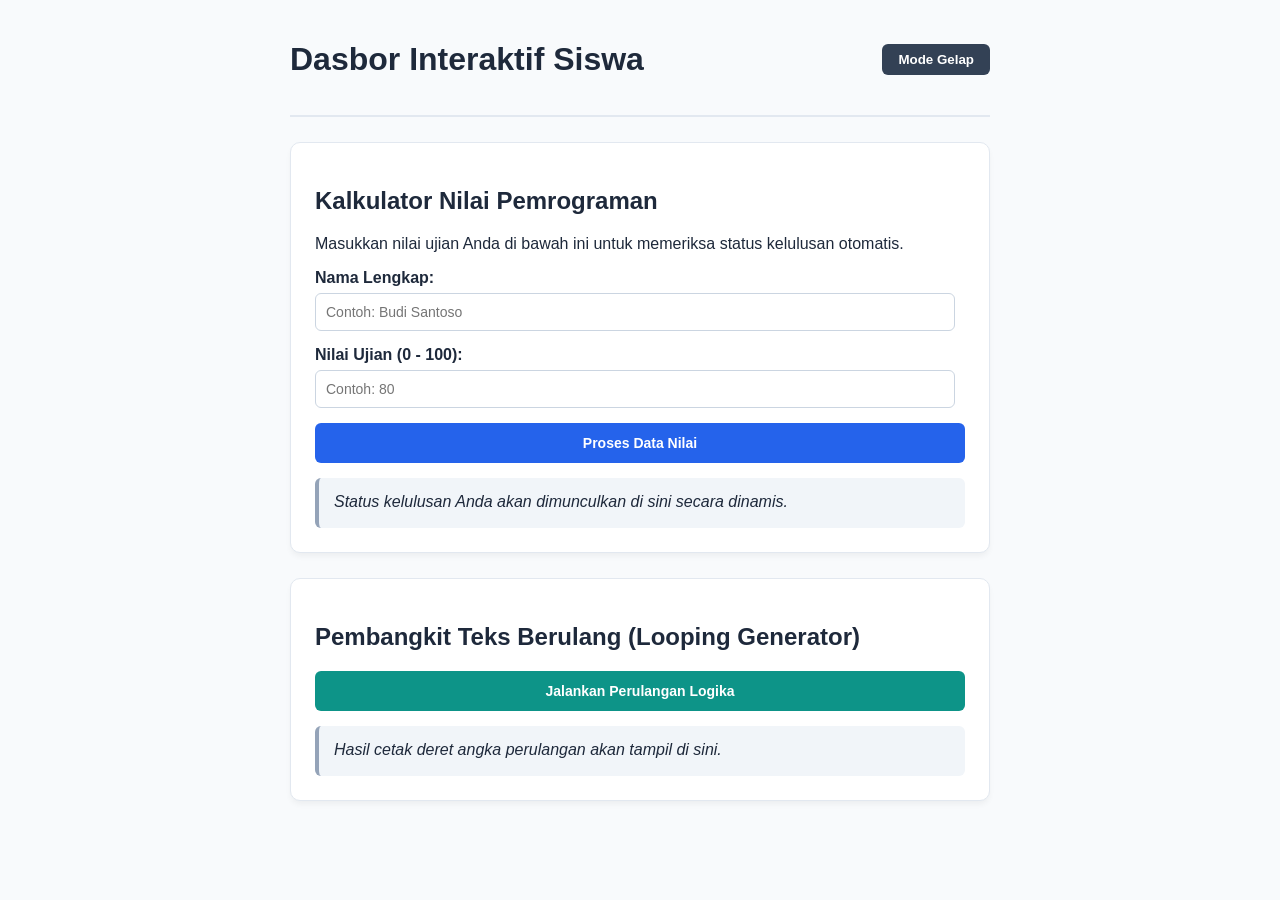
<file: pemdas lintang/JOB4/index.html>
<!DOCTYPE html>
<html lang="id">
<head>
    <meta charset="UTF-8">
    <meta name="viewport" content="width=device-width, initial-scale=1.0">
    <title>Web Interaktif JavaScript - X RPL</title>
    <link rel="stylesheet" href="style.css">
</head>
<body>
    <div class="main-container">
        <header class="web-header">
            <h1>Dasbor Interaktif Siswa</h1>
            <button id="btn-togle" class="toggle-theme">Mode Gelap</button>
        </header>

        <section class="widget-card">
            <h2>Kalkulator Nilai Pemrograman</h2>
            <p>Masukkan nilai ujian Anda di bawah ini untuk memeriksa status kelulusan otomatis.</p>
            <div class="input-group">
                <label for="input-nama">Nama Lengkap:</label>
                <input type="text" id="input-nama" placeholder="Contoh: Budi Santoso">
            </div>
            <div class="input-group">
                <label for="input-nilai">Nilai Ujian (0 - 100):</label>
                <input type="number" id="input-nilai" placeholder="Contoh: 80">
            </div>
            <button id="btn-proses" class="action-btn">Proses Data Nilai</button>
            <div id="box-hasil" class="result-box">
                Status kelulusan Anda akan dimunculkan di sini secara dinamis.
            </div>
        </section>
        <section class="widget-card">
            <h2>Pembangkit Teks Berulang (Looping Generator)</h2>
            <button id="btn-loop" class="action-btn variant-btn">Jalankan Perulangan Logika</button>
            <div id="box-loop" class="result-box">
                Hasil cetak deret angka perulangan akan tampil di sini.
            </div>
        </section>
    </div>
    <script src="script.js"></script>
</body>
</html>
</file>
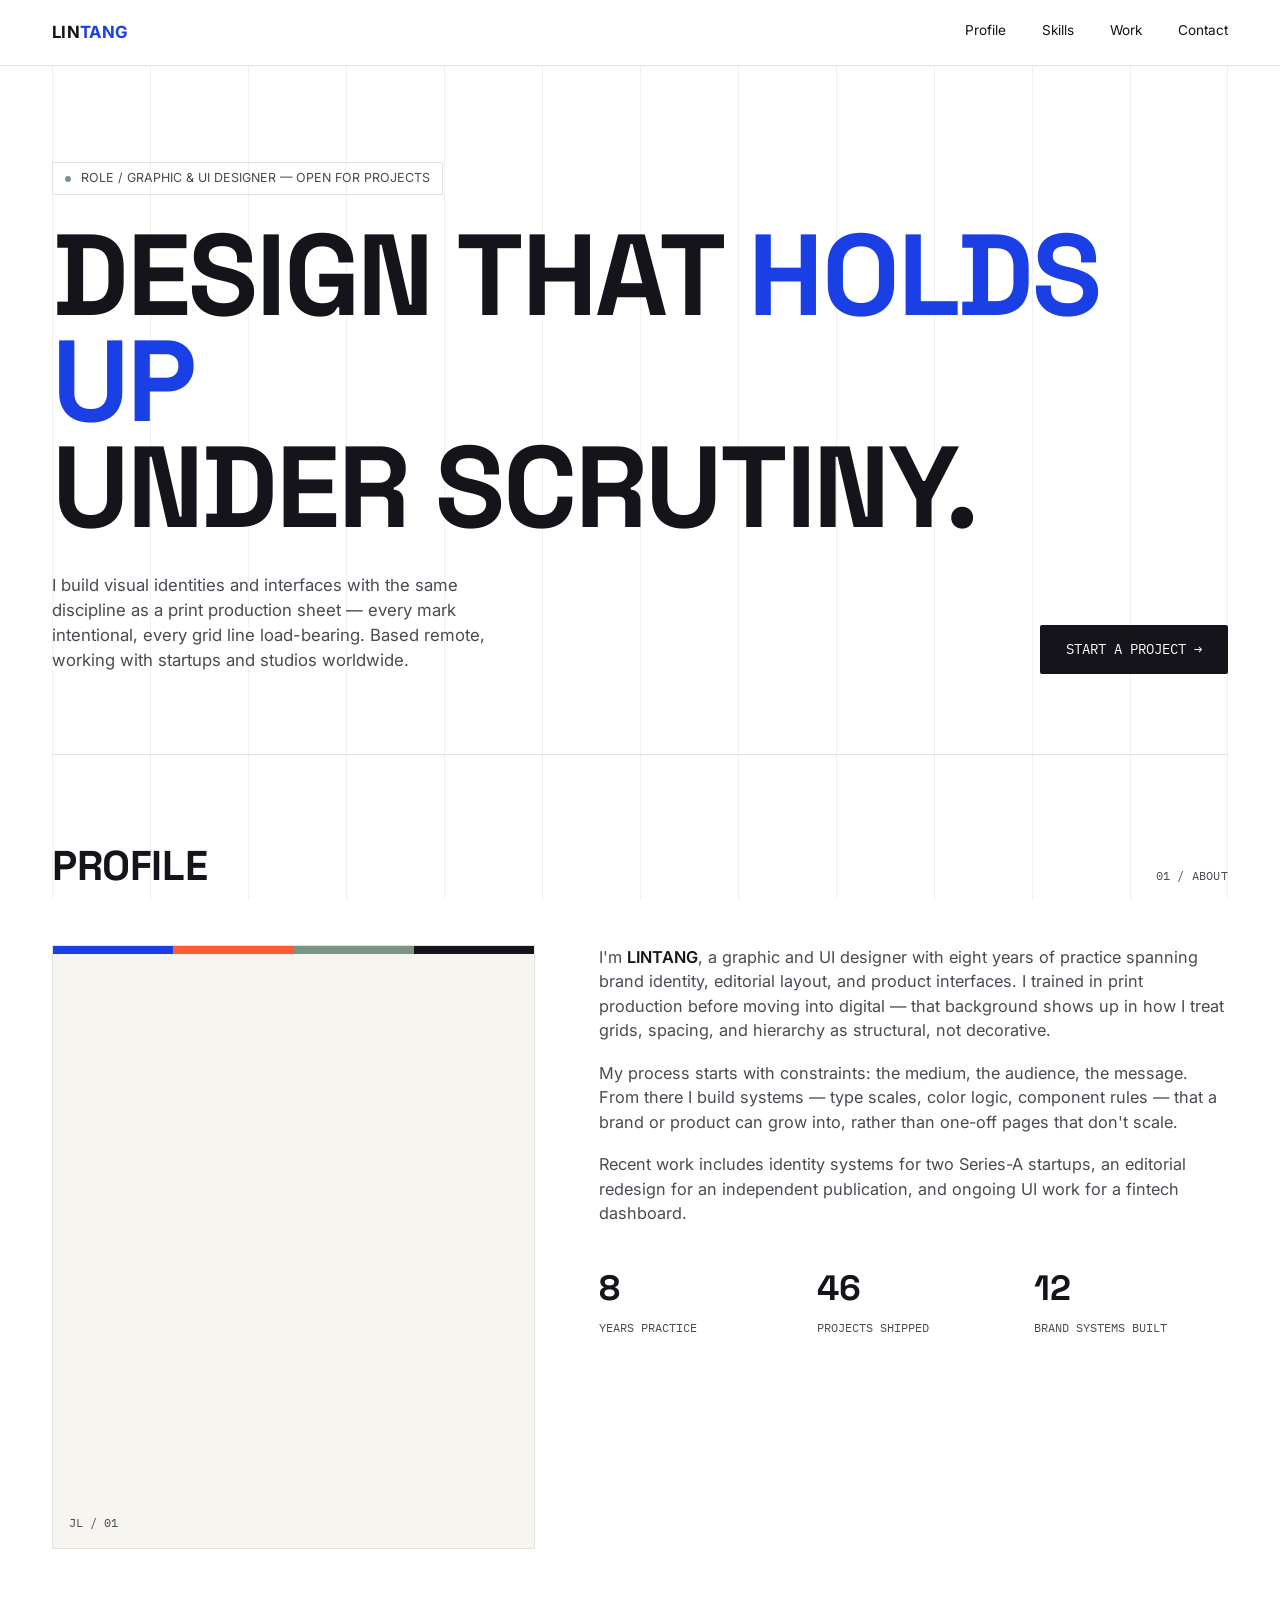
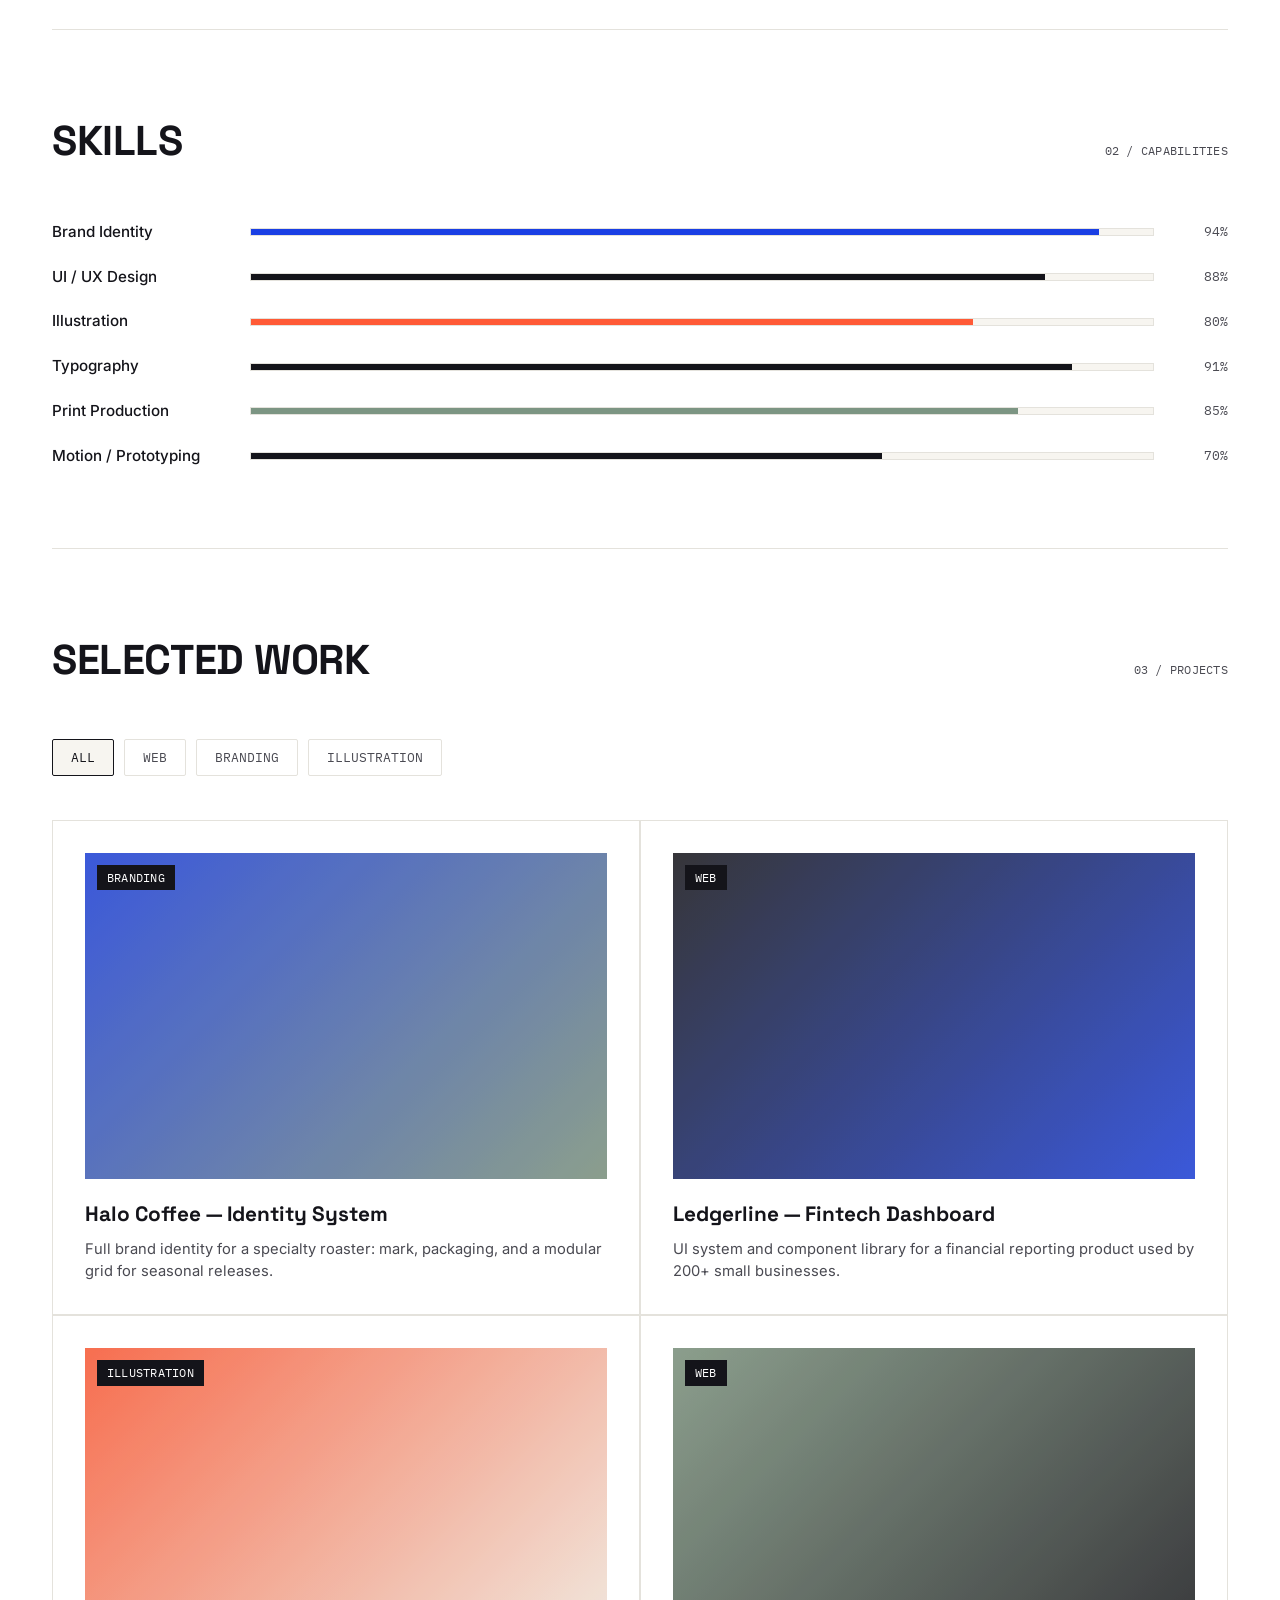
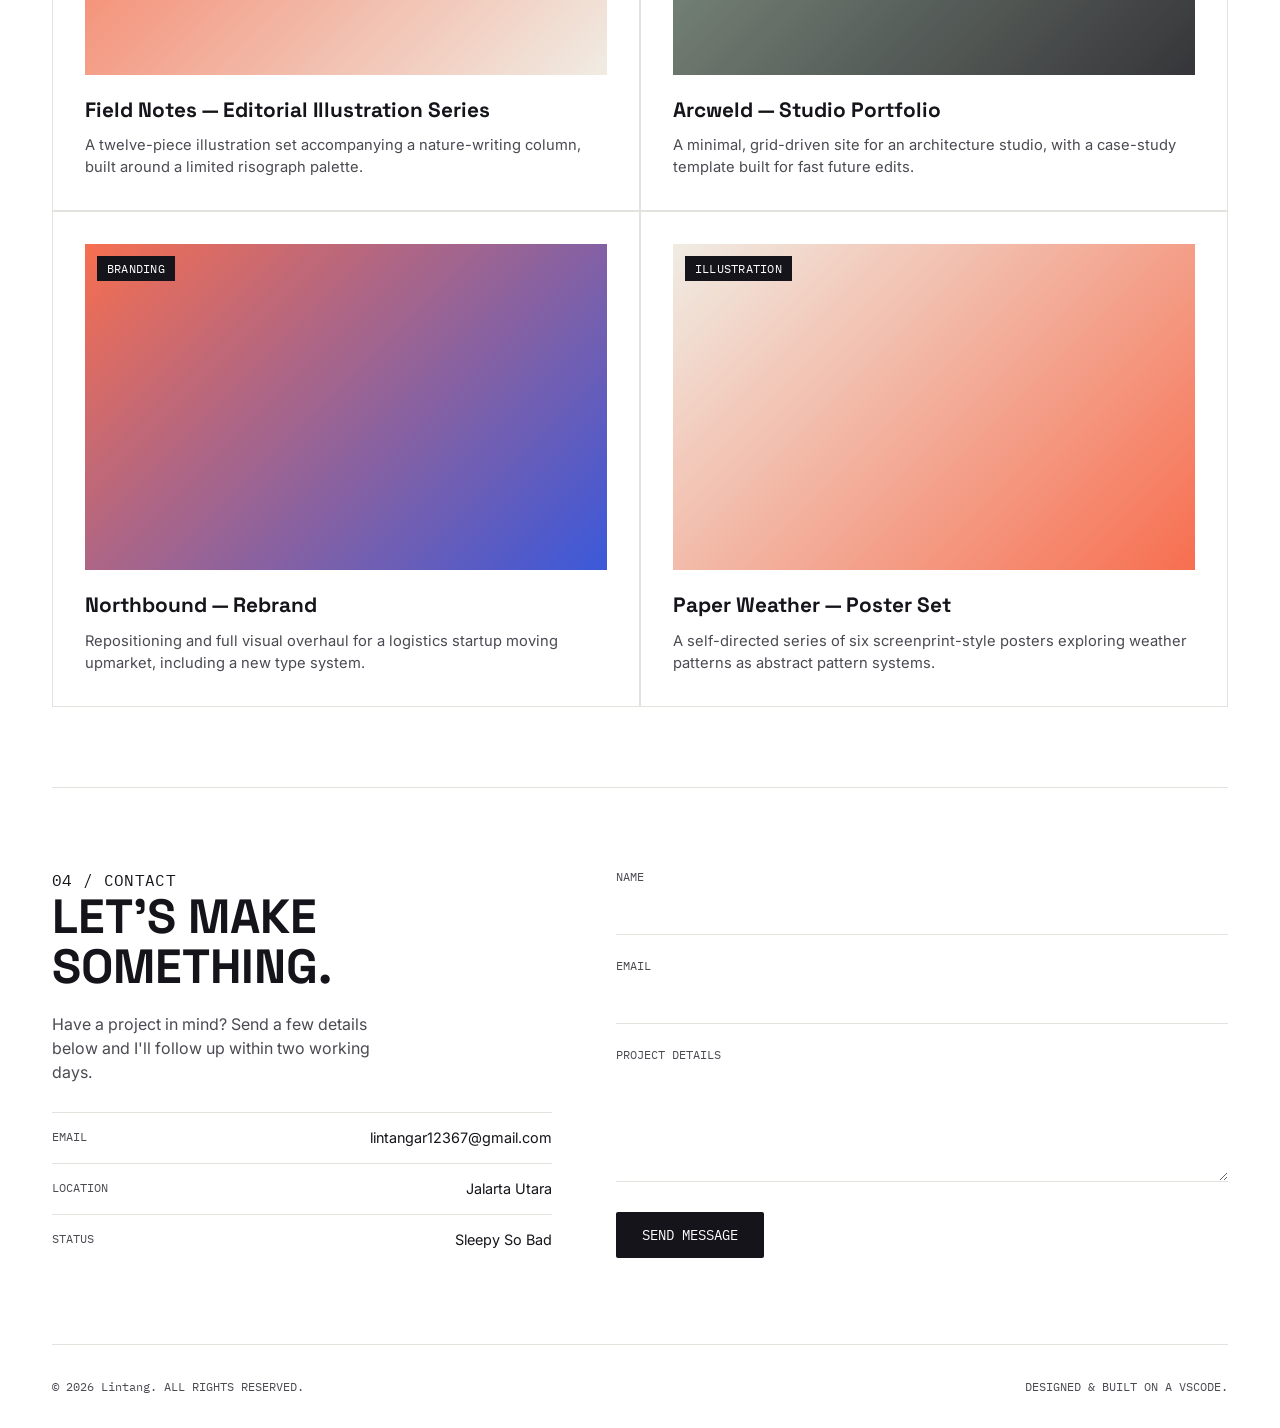
<file: pemdas lintang/JOB6/index.html>
<!DOCTYPE html>
<html lang="en">
<head>
<meta charset="UTF-8">
<meta name="viewport" content="width=device-width, initial-scale=1.0">
<title>Lintang — Graphic & UI Designer</title>
<link rel="preconnect" href="https://fonts.googleapis.com">
<link href="https://fonts.googleapis.com/css2?family=Space+Grotesk:wght@400;500;700&family=Inter:wght@400;500;600&family=IBM+Plex+Mono:wght@400;500&display=swap" rel="stylesheet">
<style>
  :root{
    --paper:#FFFFFF;
    --ink:#14141A;
    --ink-soft:#4A4A52;
    --grid-line:#E4E2DC;
    --klein:#1A3FE4;
    --coral:#FF5A36;
    --sage:#7C9583;
    --paper-alt:#F7F5F0;
  }

  *{margin:0;padding:0;box-sizing:border-box;}

  html{scroll-behavior:smooth;}

  body{
    background:var(--paper);
    color:var(--ink);
    font-family:'Inter',sans-serif;
    line-height:1.5;
    overflow-x:hidden;
  }

  @media (prefers-reduced-motion: reduce){
    html{scroll-behavior:auto;}
    *{animation-duration:0.001ms !important; transition-duration:0.001ms !important;}
  }

  a{color:inherit;text-decoration:none;}

  .mono{
    font-family:'IBM Plex Mono',monospace;
    letter-spacing:0.02em;
  }

  .display{
    font-family:'Space Grotesk',sans-serif;
  }

  .wrap{
    max-width:1240px;
    margin:0 auto;
    padding:0 32px;
  }

  .grid-guides{
    position:fixed;
    top:0; left:0; right:0; bottom:0;
    max-width:1240px;
    margin:0 auto;
    padding:0 32px;
    pointer-events:none;
    z-index:0;
    display:grid;
    grid-template-columns:repeat(12,1fr);
  }
  .grid-guides span{
    border-left:1px solid var(--grid-line);
    height:100%;
    opacity:0.5;
  }
  .grid-guides span:last-child{border-right:1px solid var(--grid-line);}

  .crop{position:relative;}
  .crop::before,
  .crop::after,
  .crop .cm2::before,
  .crop .cm2::after{
    content:'';
    position:absolute;
    width:14px;
    height:14px;
    border:1.5px solid var(--ink);
    opacity:0;
    transition:opacity 0.25s ease, transform 0.25s ease;
  }
  .crop::before{top:-1px;left:-1px;border-right:none;border-bottom:none;}
  .crop::after{top:-1px;right:-1px;border-left:none;border-bottom:none;}
  .crop .cm2::before{bottom:-1px;left:-1px;border-right:none;border-top:none;position:absolute;}
  .crop .cm2::after{bottom:-1px;right:-1px;border-left:none;border-top:none;position:absolute;}
  .crop:hover::before,.crop:hover::after,
  .crop:hover .cm2::before,.crop:hover .cm2::after{opacity:1;}
  .crop:hover::before{transform:translate(-4px,-4px);}
  .crop:hover::after{transform:translate(4px,-4px);}
  .crop:hover .cm2::before{transform:translate(-4px,4px);}
  .crop:hover .cm2::after{transform:translate(4px,4px);}

  header{
    position:sticky;
    top:0;
    background:rgba(255,255,255,0.92);
    backdrop-filter:blur(6px);
    border-bottom:1px solid var(--grid-line);
    z-index:50;
  }
  nav.wrap{
    display:flex;
    align-items:center;
    justify-content:space-between;
    padding-top:20px;
    padding-bottom:20px;
  }
  .logo{
    font-weight:700;
    font-size:1.05rem;
    letter-spacing:0.02em;
  }
  .logo span{color:var(--klein);}
  .navlinks{
    display:flex;
    gap:36px;
    font-size:0.85rem;
  }
  .navlinks a{
    position:relative;
    padding-bottom:4px;
  }
  .navlinks a:focus-visible, .btn:focus-visible, .tab:focus-visible, input:focus-visible, textarea:focus-visible, button:focus-visible{
    outline:2px solid var(--klein);
    outline-offset:3px;
  }
  .navlinks a::after{
    content:'';
    position:absolute;
    left:0;bottom:0;
    width:0;height:1px;
    background:var(--ink);
    transition:width 0.2s ease;
  }
  .navlinks a:hover::after{width:100%;}

  .hero{
    position:relative;
    padding:96px 0 80px;
    border-bottom:1px solid var(--grid-line);
  }
  .eyebrow{
    display:inline-flex;
    align-items:center;
    gap:10px;
    font-size:0.78rem;
    color:var(--ink-soft);
    margin-bottom:28px;
    border:1px solid var(--grid-line);
    padding:6px 12px;
    border-radius:2px;
  }
  .eyebrow .dot{width:6px;height:6px;border-radius:50%;background:var(--sage);display:inline-block;}

  .hero h1{
    font-family:'Space Grotesk',sans-serif;
    font-weight:700;
    font-size:clamp(3rem,9vw,7.5rem);
    line-height:0.92;
    letter-spacing:-0.02em;
    text-transform:uppercase;
  }
  .hero h1 em{
    font-style:normal;
    color:var(--klein);
  }

  .hero-sub{
    margin-top:32px;
    display:flex;
    justify-content:space-between;
    align-items:flex-end;
    gap:40px;
    flex-wrap:wrap;
  }
  .hero-sub p{
    max-width:480px;
    color:var(--ink-soft);
    font-size:1.05rem;
  }
  .btn{
    display:inline-block;
    background:var(--ink);
    color:var(--paper);
    font-family:'IBM Plex Mono',monospace;
    font-size:0.85rem;
    padding:14px 26px;
    border-radius:2px;
    white-space:nowrap;
    transition:background 0.2s ease, transform 0.2s ease;
    border:none;
    cursor:pointer;
  }
  .btn:hover{background:var(--klein); transform:translateY(-2px);}

  section{padding:80px 0;border-bottom:1px solid var(--grid-line);}
  .sec-head{
    display:flex;
    justify-content:space-between;
    align-items:baseline;
    margin-bottom:48px;
    flex-wrap:wrap;
    gap:12px;
  }
  .sec-head .tag{
    font-size:0.78rem;
    color:var(--ink-soft);
  }
  .sec-head h2{
    font-family:'Space Grotesk',sans-serif;
    font-size:clamp(1.8rem,4vw,2.6rem);
    text-transform:uppercase;
    letter-spacing:-0.01em;
  }

  .profile-grid{
    display:grid;
    grid-template-columns:1fr 1.3fr;
    gap:64px;
    align-items:start;
  }
  .profile-photo{
    aspect-ratio:4/5;
    background:var(--paper-alt);
    border:1px solid var(--grid-line);
    position:relative;
    overflow:hidden;
  }
  .profile-photo::after{
    content:'JL / 01';
    position:absolute;
    bottom:16px;left:16px;
    font-family:'IBM Plex Mono',monospace;
    font-size:0.75rem;
    color:var(--ink-soft);
  }
  .profile-photo .swatchbar{
    position:absolute;
    top:0;left:0;right:0;
    height:8px;
    display:flex;
  }
  .profile-photo .swatchbar span{flex:1;}
  .profile-text p{
    color:var(--ink-soft);
    margin-bottom:18px;
    font-size:1.02rem;
  }
  .profile-text strong{color:var(--ink);font-weight:600;}
  .stats{
    display:grid;
    grid-template-columns:repeat(3,1fr);
    gap:24px;
    margin-top:36px;
  }
  .stat b{
    font-family:'Space Grotesk',sans-serif;
    font-size:2.2rem;
    display:block;
  }
  .stat span{
    font-size:0.78rem;
    color:var(--ink-soft);
    font-family:'IBM Plex Mono',monospace;
  }

  .skills-list{display:flex;flex-direction:column;gap:22px;}
  .skill-row{display:grid;grid-template-columns:180px 1fr 56px;align-items:center;gap:18px;}
  .skill-name{font-weight:500;font-size:0.95rem;}
  .skill-track{
    height:8px;
    background:var(--paper-alt);
    border:1px solid var(--grid-line);
    position:relative;
    overflow:hidden;
  }
  .skill-fill{
    height:100%;
    background:var(--ink);
    width:0%;
    transition:width 1.1s cubic-bezier(.16,1,.3,1);
  }
  .skill-row:nth-child(1) .skill-fill{background:var(--klein);}
  .skill-row:nth-child(3) .skill-fill{background:var(--coral);}
  .skill-row:nth-child(5) .skill-fill{background:var(--sage);}
  .skill-pct{
    font-family:'IBM Plex Mono',monospace;
    font-size:0.82rem;
    color:var(--ink-soft);
    text-align:right;
  }

  .filters{display:flex;gap:10px;flex-wrap:wrap;}
  .tab{
    font-family:'IBM Plex Mono',monospace;
    font-size:0.8rem;
    padding:9px 18px;
    border:1px solid var(--grid-line);
    background:transparent;
    border-radius:2px;
    cursor:pointer;
    color:var(--ink-soft);
    transition:all 0.2s ease;
  }
  .tab.active,.tab:hover{
    border-color:var(--ink);
    color:var(--ink);
    background:var(--paper-alt);
  }
  .proj-grid{
    display:grid;
    grid-template-columns:repeat(2,1fr);
    gap:2px;
    background:var(--grid-line);
    border:1px solid var(--grid-line);
    margin-top:44px;
  }
  .proj-card{
    background:var(--paper);
    padding:32px;
    transition:opacity 0.3s ease, transform 0.3s ease;
  }
  .proj-card.hide{display:none;}
  .proj-thumb{
    aspect-ratio:16/10;
    background:var(--paper-alt);
    margin-bottom:20px;
    position:relative;
    overflow:hidden;
  }
  .proj-thumb .tint{
    position:absolute;inset:0;
    mix-blend-mode:multiply;
    opacity:0.85;
    transition:transform 0.4s ease;
  }
  .proj-card:hover .tint{transform:scale(1.04);}
  .proj-cat{
    font-family:'IBM Plex Mono',monospace;
    font-size:0.72rem;
    color:var(--paper);
    background:var(--ink);
    display:inline-block;
    padding:4px 10px;
    position:absolute;
    top:12px;left:12px;
  }
  .proj-card h3{
    font-family:'Space Grotesk',sans-serif;
    font-size:1.3rem;
    margin-bottom:8px;
  }
  .proj-card p{color:var(--ink-soft);font-size:0.92rem;}

  .contact-wrap{
    display:grid;
    grid-template-columns:0.9fr 1.1fr;
    gap:64px;
  }
  .contact-info h2{
    font-family:'Space Grotesk',sans-serif;
    font-size:clamp(2rem,4vw,3rem);
    text-transform:uppercase;
    line-height:1.05;
    margin-bottom:20px;
  }
  .contact-info p{color:var(--ink-soft);margin-bottom:28px;max-width:360px;}
  .contact-info .info-row{
    display:flex;
    justify-content:space-between;
    border-top:1px solid var(--grid-line);
    padding:14px 0;
    font-size:0.9rem;
  }
  .contact-info .info-row span:first-child{color:var(--ink-soft);font-family:'IBM Plex Mono',monospace;font-size:0.78rem;}

  form{display:flex;flex-direction:column;gap:22px;}
  .field{display:flex;flex-direction:column;gap:8px;}
  .field label{
    font-family:'IBM Plex Mono',monospace;
    font-size:0.75rem;
    color:var(--ink-soft);
  }
  .field input,.field textarea{
    border:none;
    border-bottom:1px solid var(--grid-line);
    background:transparent;
    padding:10px 2px;
    font-family:'Inter',sans-serif;
    font-size:1rem;
    color:var(--ink);
    resize:vertical;
    transition:border-color 0.2s ease;
  }
  .field input:focus,.field textarea:focus{border-color:var(--ink);}
  .field textarea{min-height:110px;}
  .submit-row{display:flex;align-items:center;gap:18px;margin-top:8px;}
  #formMsg{
    font-family:'IBM Plex Mono',monospace;
    font-size:0.8rem;
    color:var(--sage);
    opacity:0;
    transition:opacity 0.3s ease;
  }
  #formMsg.show{opacity:1;}

  footer{
    padding:32px 0;
    display:flex;
    justify-content:space-between;
    font-size:0.78rem;
    color:var(--ink-soft);
    font-family:'IBM Plex Mono',monospace;
    flex-wrap:wrap;
    gap:10px;
  }

  .reveal{
    opacity:0;
    transform:translateY(24px);
    transition:opacity 0.7s ease, transform 0.7s ease;
  }
  .reveal.in{opacity:1;transform:translateY(0);}

  @media (max-width:860px){
    .profile-grid,.contact-wrap{grid-template-columns:1fr;}
    .proj-grid{grid-template-columns:1fr;}
    .navlinks{display:none;}
    .skill-row{grid-template-columns:110px 1fr 44px;gap:10px;}
  }
</style>
</head>
<body>

<div class="grid-guides" aria-hidden="true">
  <span></span><span></span><span></span><span></span><span></span><span></span>
  <span></span><span></span><span></span><span></span><span></span><span></span>
</div>

<header>
  <nav class="wrap">
    <div class="logo">LIN<span>TANG</span></div>
    <div class="navlinks">
      <a href="#profile">Profile</a>
      <a href="#skills">Skills</a>
      <a href="#work">Work</a>
      <a href="#contact">Contact</a>
    </div>
  </nav>
</header>

<main class="wrap">

  <section class="hero">
    <div class="eyebrow"><span class="dot"></span> ROLE / GRAPHIC &amp; UI DESIGNER — OPEN FOR PROJECTS</div>
    <h1>Design that <em>holds up</em><br>under scrutiny.</h1>
    <div class="hero-sub">
      <p>I build visual identities and interfaces with the same discipline as a print production sheet — every mark intentional, every grid line load-bearing. Based remote, working with startups and studios worldwide.</p>
      <a href="#contact" class="btn crop"><span class="cm2"></span>START A PROJECT →</a>
    </div>
  </section>

  <section id="profile">
    <div class="sec-head">
      <h2>Profile</h2>
      <span class="tag mono">01 / ABOUT</span>
    </div>
    <div class="profile-grid">
      <div class="profile-photo reveal">
        <div class="swatchbar">
          <span style="background:var(--klein)"></span>
          <span style="background:var(--coral)"></span>
          <span style="background:var(--sage)"></span>
          <span style="background:var(--ink)"></span>
        </div>
      </div>
      <div class="profile-text reveal">
        <p>I'm <strong>LINTANG</strong>, a graphic and UI designer with eight years of practice spanning brand identity, editorial layout, and product interfaces. I trained in print production before moving into digital — that background shows up in how I treat grids, spacing, and hierarchy as structural, not decorative.</p>
        <p>My process starts with constraints: the medium, the audience, the message. From there I build systems — type scales, color logic, component rules — that a brand or product can grow into, rather than one-off pages that don't scale.</p>
        <p>Recent work includes identity systems for two Series-A startups, an editorial redesign for an independent publication, and ongoing UI work for a fintech dashboard.</p>
        <div class="stats">
          <div class="stat"><b>8</b><span>YEARS PRACTICE</span></div>
          <div class="stat"><b>46</b><span>PROJECTS SHIPPED</span></div>
          <div class="stat"><b>12</b><span>BRAND SYSTEMS BUILT</span></div>
        </div>
      </div>
    </div>
  </section>

  <section id="skills">
    <div class="sec-head">
      <h2>Skills</h2>
      <span class="tag mono">02 / CAPABILITIES</span>
    </div>
    <div class="skills-list reveal">
      <div class="skill-row">
        <div class="skill-name">Brand Identity</div>
        <div class="skill-track"><div class="skill-fill" data-pct="94"></div></div>
        <div class="skill-pct">94%</div>
      </div>
      <div class="skill-row">
        <div class="skill-name">UI / UX Design</div>
        <div class="skill-track"><div class="skill-fill" data-pct="88"></div></div>
        <div class="skill-pct">88%</div>
      </div>
      <div class="skill-row">
        <div class="skill-name">Illustration</div>
        <div class="skill-track"><div class="skill-fill" data-pct="80"></div></div>
        <div class="skill-pct">80%</div>
      </div>
      <div class="skill-row">
        <div class="skill-name">Typography</div>
        <div class="skill-track"><div class="skill-fill" data-pct="91"></div></div>
        <div class="skill-pct">91%</div>
      </div>
      <div class="skill-row">
        <div class="skill-name">Print Production</div>
        <div class="skill-track"><div class="skill-fill" data-pct="85"></div></div>
        <div class="skill-pct">85%</div>
      </div>
      <div class="skill-row">
        <div class="skill-name">Motion / Prototyping</div>
        <div class="skill-track"><div class="skill-fill" data-pct="70"></div></div>
        <div class="skill-pct">70%</div>
      </div>
    </div>
  </section>

  <section id="work">
    <div class="sec-head">
      <h2>Selected Work</h2>
      <span class="tag mono">03 / PROJECTS</span>
    </div>
    <div class="filters">
      <button class="tab active" data-filter="all">ALL</button>
      <button class="tab" data-filter="web">WEB</button>
      <button class="tab" data-filter="branding">BRANDING</button>
      <button class="tab" data-filter="illustration">ILLUSTRATION</button>
    </div>
    <div class="proj-grid" id="projGrid">

      <div class="proj-card crop reveal" data-cat="branding">
        <span class="cm2"></span>
        <div class="proj-thumb"><div class="tint" style="background:linear-gradient(135deg,var(--klein),var(--sage))"></div><span class="proj-cat mono">BRANDING</span></div>
        <h3>Halo Coffee — Identity System</h3>
        <p>Full brand identity for a specialty roaster: mark, packaging, and a modular grid for seasonal releases.</p>
      </div>

      <div class="proj-card crop reveal" data-cat="web">
        <span class="cm2"></span>
        <div class="proj-thumb"><div class="tint" style="background:linear-gradient(135deg,var(--ink),var(--klein))"></div><span class="proj-cat mono">WEB</span></div>
        <h3>Ledgerline — Fintech Dashboard</h3>
        <p>UI system and component library for a financial reporting product used by 200+ small businesses.</p>
      </div>

      <div class="proj-card crop reveal" data-cat="illustration">
        <span class="cm2"></span>
        <div class="proj-thumb"><div class="tint" style="background:linear-gradient(135deg,var(--coral),var(--paper-alt))"></div><span class="proj-cat mono">ILLUSTRATION</span></div>
        <h3>Field Notes — Editorial Illustration Series</h3>
        <p>A twelve-piece illustration set accompanying a nature-writing column, built around a limited risograph palette.</p>
      </div>

      <div class="proj-card crop reveal" data-cat="web">
        <span class="cm2"></span>
        <div class="proj-thumb"><div class="tint" style="background:linear-gradient(135deg,var(--sage),var(--ink))"></div><span class="proj-cat mono">WEB</span></div>
        <h3>Arcweld — Studio Portfolio</h3>
        <p>A minimal, grid-driven site for an architecture studio, with a case-study template built for fast future edits.</p>
      </div>

      <div class="proj-card crop reveal" data-cat="branding">
        <span class="cm2"></span>
        <div class="proj-thumb"><div class="tint" style="background:linear-gradient(135deg,var(--coral),var(--klein))"></div><span class="proj-cat mono">BRANDING</span></div>
        <h3>Northbound — Rebrand</h3>
        <p>Repositioning and full visual overhaul for a logistics startup moving upmarket, including a new type system.</p>
      </div>

      <div class="proj-card crop reveal" data-cat="illustration">
        <span class="cm2"></span>
        <div class="proj-thumb"><div class="tint" style="background:linear-gradient(135deg,var(--paper-alt),var(--coral))"></div><span class="proj-cat mono">ILLUSTRATION</span></div>
        <h3>Paper Weather — Poster Set</h3>
        <p>A self-directed series of six screenprint-style posters exploring weather patterns as abstract pattern systems.</p>
      </div>

    </div>
  </section>

  <section id="contact">
    <div class="contact-wrap">
      <div class="contact-info reveal">
        <span class="tag mono">04 / CONTACT</span>
        <h2>Let's make<br>something.</h2>
        <p>Have a project in mind? Send a few details below and I'll follow up within two working days.</p>
        <div class="info-row"><span>EMAIL</span><span>lintangar12367@gmail.com</span></div>
        <div class="info-row"><span>LOCATION</span><span>Jalarta Utara</span></div>
        <div class="info-row"><span>STATUS</span><span>Sleepy So Bad</span></div>
      </div>
      <form id="contactForm" class="reveal">
        <div class="field">
          <label for="cf-name">NAME</label>
          <input id="cf-name" name="name" type="text" required autocomplete="name">
        </div>
        <div class="field">
          <label for="cf-email">EMAIL</label>
          <input id="cf-email" name="email" type="email" required autocomplete="email">
        </div>
        <div class="field">
          <label for="cf-message">PROJECT DETAILS</label>
          <textarea id="cf-message" name="message" required></textarea>
        </div>
        <div class="submit-row">
          <button type="submit" class="btn">SEND MESSAGE</button>
          <span id="formMsg" class="mono">Message received — thanks, Jordan will reply soon.</span>
        </div>
      </form>
    </div>
  </section>

  <footer>
    <span>© 2026 Lintang. ALL RIGHTS RESERVED.</span>
    <span>DESIGNED &amp; BUILT ON A VSCODE.</span>
  </footer>

</main>

<script>
  const revealEls = document.querySelectorAll('.reveal');
  const io = new IntersectionObserver((entries) => {
    entries.forEach(entry => {
      if(entry.isIntersecting){
        entry.target.classList.add('in');
        io.unobserve(entry.target);
      }
    });
  }, {threshold:0.15});
  revealEls.forEach(el => io.observe(el));

  const skillTrack = document.querySelector('.skills-list');
  const skillIO = new IntersectionObserver((entries) => {
    entries.forEach(entry => {
      if(entry.isIntersecting){
        document.querySelectorAll('.skill-fill').forEach(fill => {
          fill.style.width = fill.dataset.pct + '%';
        });
        skillIO.disconnect();
      }
    });
  }, {threshold:0.3});
  if(skillTrack) skillIO.observe(skillTrack);

  const tabs = document.querySelectorAll('.tab');
  const cards = document.querySelectorAll('.proj-card');
  tabs.forEach(tab => {
    tab.addEventListener('click', () => {
      tabs.forEach(t => t.classList.remove('active'));
      tab.classList.add('active');
      const filter = tab.dataset.filter;
      cards.forEach(card => {
        const match = filter === 'all' || card.dataset.cat === filter;
        card.classList.toggle('hide', !match);
      });
    });
  });

  const form = document.getElementById('contactForm');
  const formMsg = document.getElementById('formMsg');
  form.addEventListener('submit', (e) => {
    e.preventDefault();
    const name = form.name.value.trim();
    const email = form.email.value.trim();
    const message = form.message.value.trim();
    if(!name || !email || !message){
      formMsg.textContent = 'Please fill in every field before sending.';
      formMsg.style.color = 'var(--coral)';
      formMsg.classList.add('show');
      return;
    }
    formMsg.textContent = 'Message received — thanks, Jordan will reply soon.';
    formMsg.style.color = 'var(--sage)';
    formMsg.classList.add('show');
    form.reset();
  });
</script>

</body>
</html>
</file>
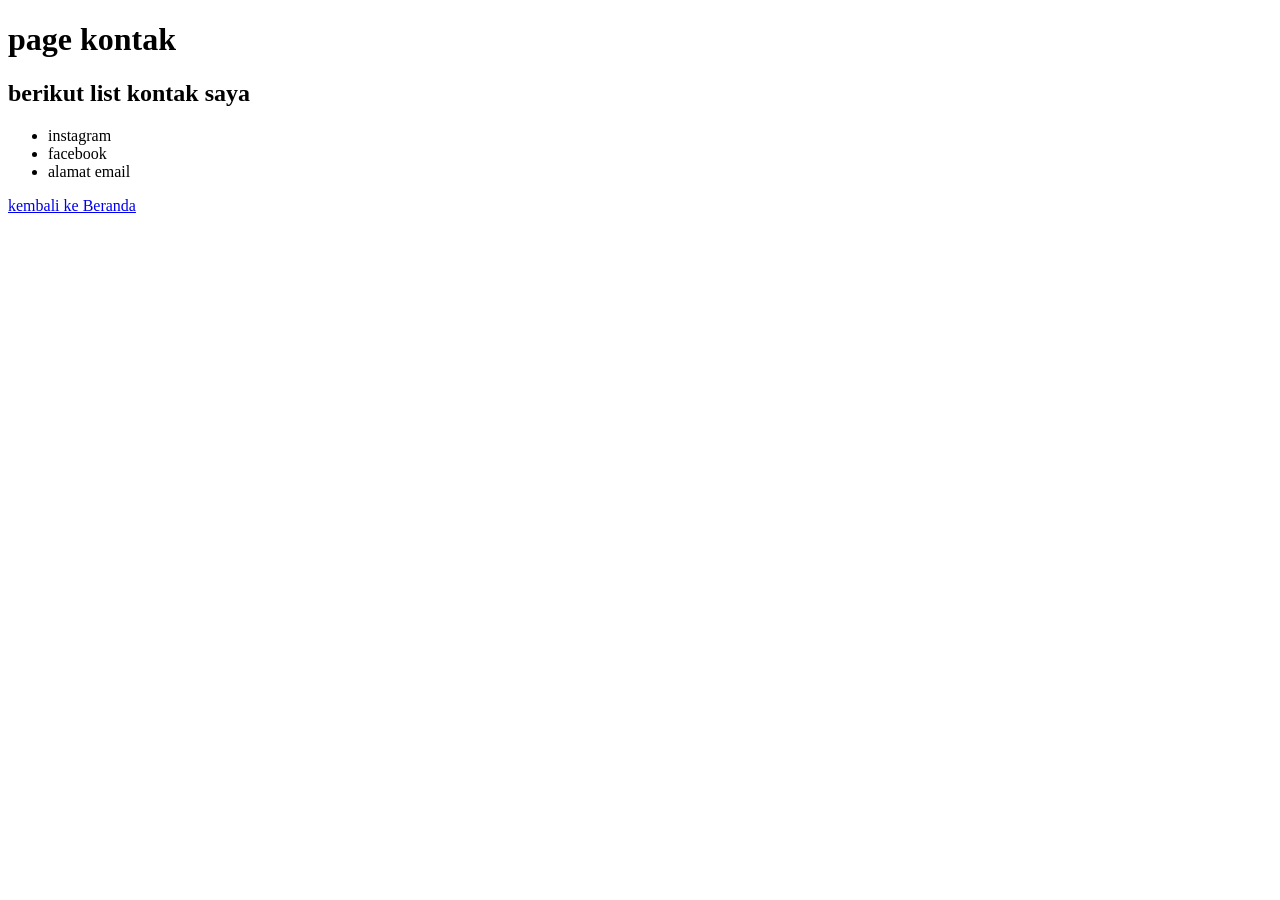
<file: pemdas lintang/JOB2/kontak.html>
<!DOCTYPE html>
<html lang="en">
<head>
    <meta charset="UTF-8">
    <meta name="viewport" content="width=device-width, initial-scale=1.0">
    <title>DOcument</title>
</head>
<body>
    <header>
        <h1>page kontak</h1>
        <h2>berikut list kontak saya</h2>
        <Ul>
            <li>instagram</li>
            <li>facebook</li>
            <li>alamat email</li>
        </Ul>
        <nav>
            <a href="jobsheet2.html">kembali ke Beranda</a>
        </nav>
    </header>

</body>
</html>
</file>
<file: pemdas lintang/JOB4/style.css>
body {
    background-color: #f8fafc;
    font-family: 'Segoe UI', Tahoma, Geneva, Verdana, sans-serif;
    color: #1e293b;
    margin: 0;
    padding: 20px;
    transition: background-color 0.3s ease, color 0.3s ease;
}
body.dark-theme {
    background-color: #0f172a;
    color: #f1f5f9;
}
.main-container {
    max-width: 700px;
    margin: 0 auto;
}
.web-header {
    display: flex;
    justify-content: space-between;
    align-items: center;
    margin-bottom: 25px;
    border-bottom: 2px solid #e2e8f0;
    padding-bottom: 15px;
}
.toggle-theme {
    background-color: #334155;
    color: #ffffff;
    border: none;
    padding: 8px 16px;
    border-radius: 6px;
    cursor: pointer;
    font-weight: 600;
}
.widget-card {
    background-color: #ffffff;
    padding: 24px;
    margin-bottom: 25px;
    border: 1px solid #e2e8f0;
    border-radius: 10px;
    box-shadow: 0 4px 6px -1px rgba(0, 0, 0, 0.05);
    transition: background-color 0.3s ease;
}
body.dark-theme .widget-card {
    background-color: #1e293b;
    border-color: #334155;
}
.input-group { margin-bottom: 15px; }
.input-group label { display: block; margin-bottom: 6px; font-weight: 600; }
.input-group input { width: 95%; padding: 10px; border: 1px solid #cbd5e1; border-radius: 6px; font-size: 14px; }
body.dark-theme .input-group input { background-color: #334155; color: white; border-color: #475569; }
.action-btn { background-color: #2563eb; color: white; border: none; padding: 12px 20px; font-size: 14px; font-weight: 600; border-radius: 6px; cursor: pointer; width: 100%; margin-bottom: 15px; }
.action-btn:hover { background-color: #1d4ed8; }
.variant-btn { background-color: #0d9488; }
.variant-btn:hover { background-color: #0f766e; }
.result-box { background-color: #f1f5f9; padding: 15px; border-radius: 6px; border-left: 4px solid #94a3b8; font-style: italic; min-height: 20px; }
body.dark-theme .result-box { background-color: #334155; border-left-color: #64748b; }
</file>
